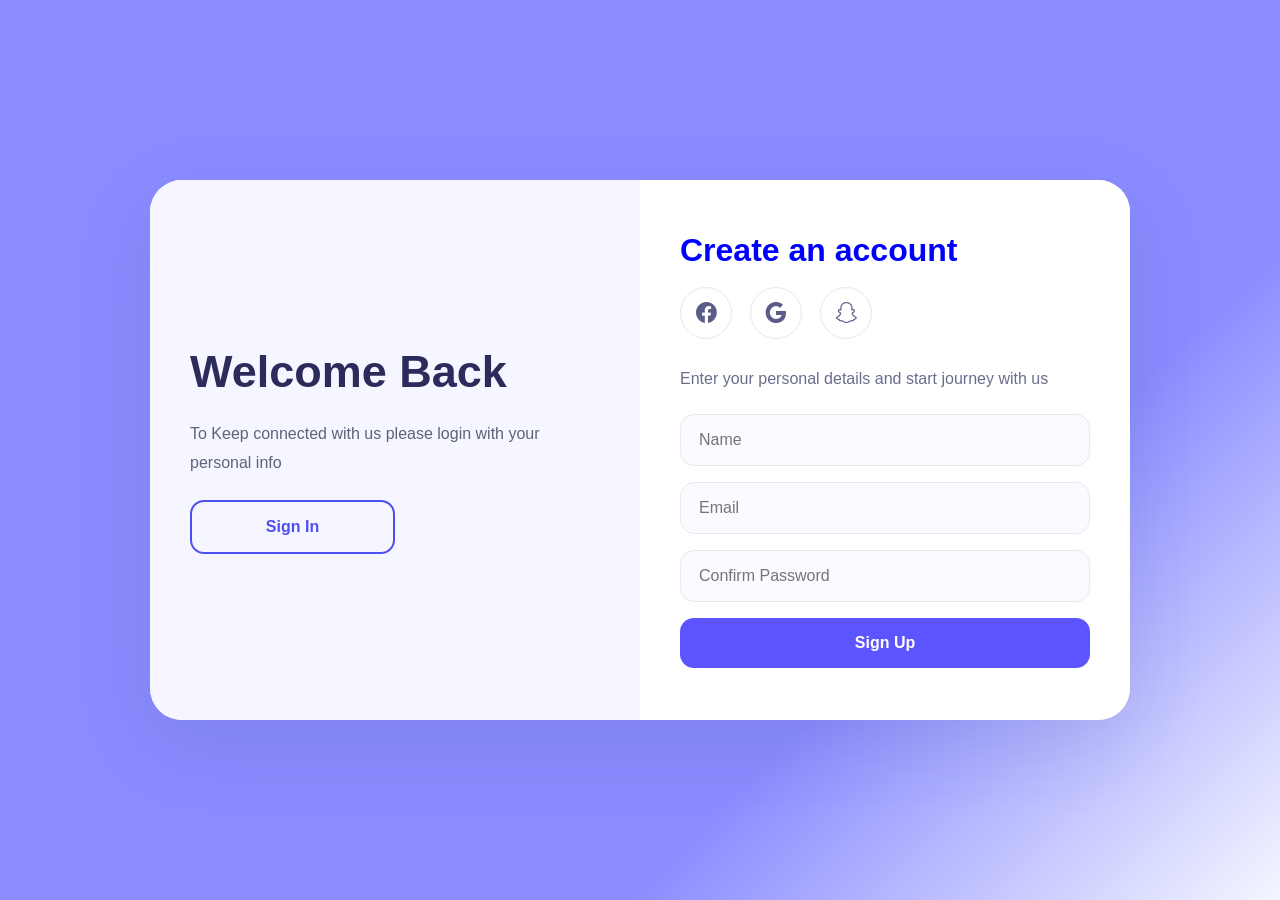
<file: index.html>
<!DOCTYPE html>
<html lang="en">
<head>
    <meta charset="UTF-8">
    <meta name="viewport" content="width=device-width, initial-scale=1.0">
    <title>Sign Up Page</title>
    <link rel="stylesheet" href="./nurudeen.css">
    <link rel="stylesheet" href="https://cdn.jsdelivr.net/npm/bootstrap-icons@1.13.1/font/bootstrap-icons.min.css">

</head>
<body>
    <div class="container">
        <div class="welcome">
            <h1>Welcome Back</h1>
            <p>To Keep connected with us please login with your personal info</p>
            <button class="sign-in"> Sign In</button>
        </div>
        <div class="signup">
             <h1>Create an account</h1>
             <div class="social-icons">
                <i class="bi bi-facebook"></i>
                <i class="bi bi-google"></i>
                <i class="bi bi-snapchat"></i>
              </div>
              <p class="details">Enter your personal details and start journey with us</p>
              <form>
                <input type="text" placeholder="Name">
                
                <input type="email" placeholder="Email">
                <input type="password" placeholder="Confirm Password">
                <button class="sign-up" type="submit">Sign Up</button>
              </form>
        </div>
    </div>
    
</body>
</html>
</file>
<file: nurudeen.css>
* {
  font-family: "Poppins", sans-serif;
  box-sizing: border-box;
  margin: 0;
  padding: 0;
  text-decoration: none;
  
}

body {
  min-height: 100vh;
  display: flex;
  align-items: center;
  justify-content: center;
  padding: 20px;
  background: linear-gradient(135deg, #8b8cff 70%, #f4f6ff 100%);
}

.container {
  width: min(100%, 980px);
  display: grid;
  grid-template-columns: 1fr 1fr;
  border-radius: 32px;
  overflow: hidden;
  background-color: #ffffff;
  box-shadow: 0 24px 80px rgba(45, 56, 120, 0.12);
}

.welcome,
.signup {
  padding: 52px 40px;
}

.welcome {
  background: #f5f6ff;
  display: flex;
  flex-direction: column;
  justify-content: center;
  gap: 22px;
}

.welcome h1 {
  font-size: 45px;
  color: #2b2c5c;
}

.welcome p {
  color: #60627a;
  line-height: 1.8;
}

.sign-in,
.sign-up {
  border: none;
  border-radius: 14px;
  padding: 16px 22px;
  font-size: 1rem;
  font-weight: 600;
  cursor: pointer;
}

.sign-in {
  width: 50%;
  background: transparent;
  color: #4f4ff1;
  border: 2px solid #4f4ff1;
}

.signup {
  background: #ffffff;
}

.signup h1 {
  margin-bottom: 18px;
  color: blue;
  font-size: clamp(2rem, 2.4vw, 2.4rem);
}

.social-icons {
  display: flex;
  gap: 18px;
  margin-bottom: 26px;
}

.social-icons i {
  width: 52px;
  height: 52px;
  display: grid;
  place-items: center;
  border-radius: 50%;
  border: 1px solid #e6e6f7;
  color: #5c5d86;
  font-size: 1.3rem;
  cursor: pointer;
}

.social-icons i:hover {
  transform: translateY(-2px);
  border-color: #8c7cff;
  background: #f1f1ff;
  color: #4f4ff1;
}

.signup p {
  color: #6a6d8c;
  margin-bottom: 22px;
  line-height: 1.7;
}

.signup input {
  width: 100%;
  padding: 16px 18px;
  margin-bottom: 16px;
  border: 1px solid #e8e8f3;
  border-radius: 14px;
  background: #fafaff;
  font-size: 1rem;
  color: #2b2b45;
}

.sign-up {
  width: 100%;
  background: #5c54ff;
  color: #ffffff;
}

.sign-up:hover {
  transform: translateY(-1px);
  background: #4f48e6;
}

@media (max-width: 860px) {
  .container {
    grid-template-columns: 1fr;
  }

  .welcome,
  .signup {
    padding: 38px 32px;
  }
}

@media (max-width: 560px) {
  body {
    padding: 14px;
  }

  .welcome h1,
  .signup h1 {
    font-size: 1.9rem;
  }

  .social-icons {
    justify-content: flex-start;
  }
}
</file>
